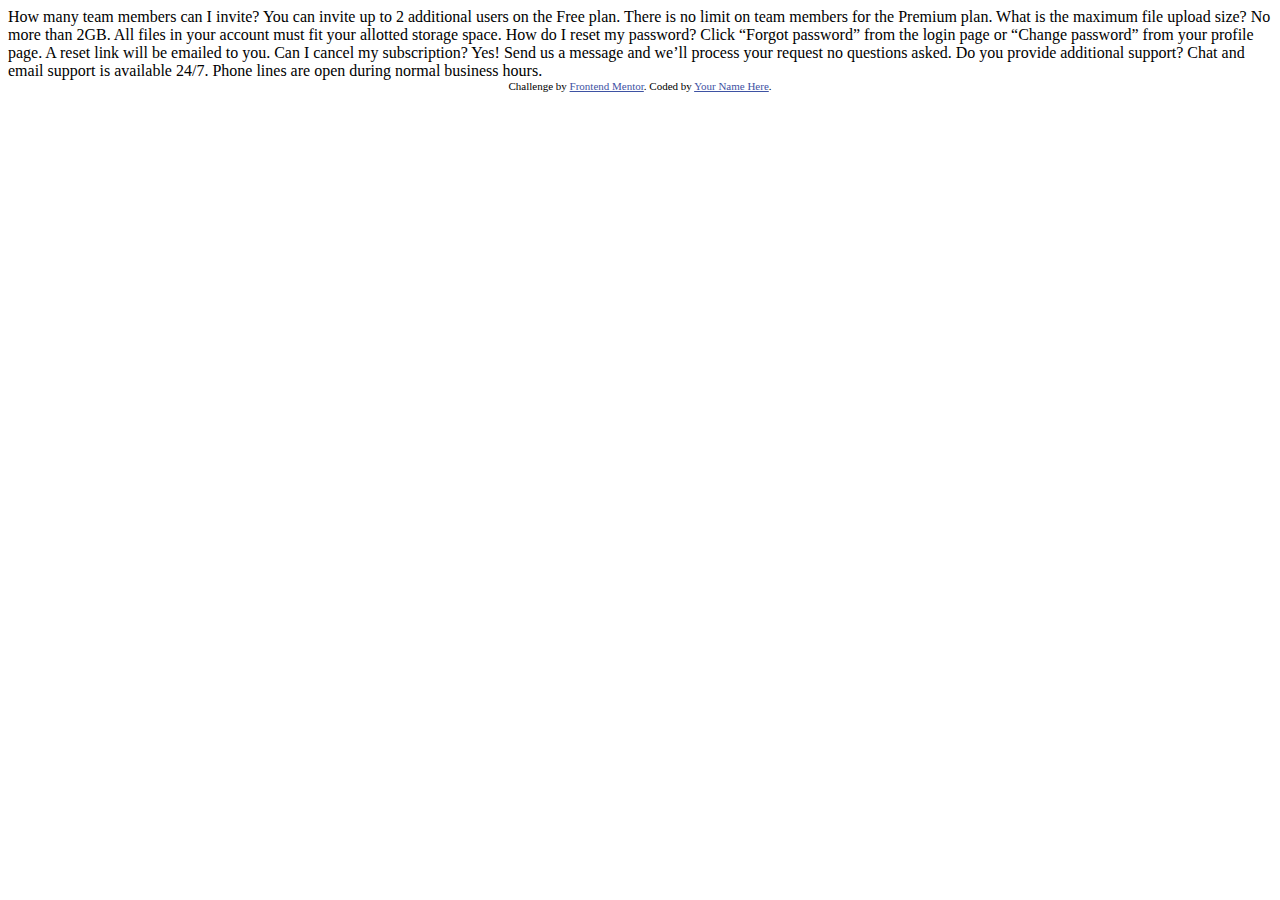
<file: faq-accordion-card-main/index.html>
<!DOCTYPE html>
<html lang="en">
<head>
  <meta charset="UTF-8">
  <meta name="viewport" content="width=device-width, initial-scale=1.0"> <!-- displays site properly based on user's device -->

  <link rel="icon" type="image/png" sizes="32x32" href="./images/favicon-32x32.png">
  
  <title>Frontend Mentor | FAQ Accordion Card</title>

  <!-- Feel free to remove these styles or customise in your own stylesheet 👍 -->
  <style>
    .attribution { font-size: 11px; text-align: center; }
    .attribution a { color: hsl(228, 45%, 44%); }
  </style>
</head>
<body>
  How many team members can I invite?
  You can invite up to 2 additional users on the Free plan. There is no limit on 
  team members for the Premium plan.

  What is the maximum file upload size?
  No more than 2GB. All files in your account must fit your allotted storage space.

  How do I reset my password?
  Click “Forgot password” from the login page or “Change password” from your profile page.
  A reset link will be emailed to you.

  Can I cancel my subscription?
  Yes! Send us a message and we’ll process your request no questions asked.

  Do you provide additional support?
  Chat and email support is available 24/7. Phone lines are open during normal business hours.

  <div class="attribution">
    Challenge by <a href="https://www.frontendmentor.io?ref=challenge" target="_blank">Frontend Mentor</a>. 
    Coded by <a href="#">Your Name Here</a>.
  </div>
</body>
</html>
</file>
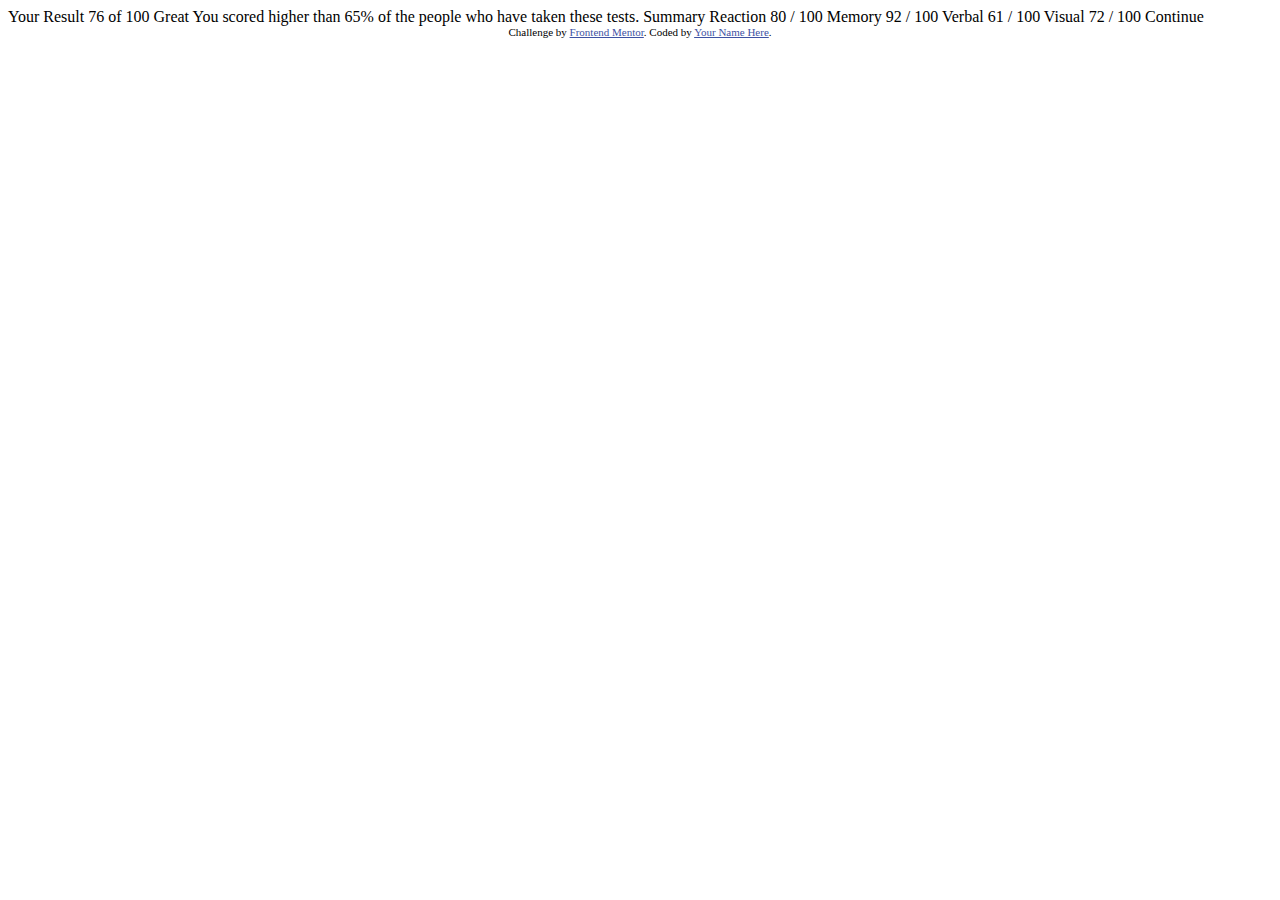
<file: results-summary-component-main/index.html>
<!DOCTYPE html>
<html lang="en">
<head>
  <meta charset="UTF-8">
  <meta name="viewport" content="width=device-width, initial-scale=1.0"> <!-- displays site properly based on user's device -->

  <link rel="icon" type="image/png" sizes="32x32" href="./assets/images/favicon-32x32.png">
  
  <title>Frontend Mentor | Results summary component</title>

  <!-- Feel free to remove these styles or customise in your own stylesheet 👍 -->
  <style>
    .attribution { font-size: 11px; text-align: center; }
    .attribution a { color: hsl(228, 45%, 44%); }
  </style>
</head>
<body>

  Your Result
  76
  of 100

  Great
  You scored higher than 65% of the people who have taken these tests.
  
  Summary

  Reaction
  80 / 100

  Memory
  92 / 100

  Verbal
  61 / 100

  Visual
  72 / 100

  Continue
  
  <div class="attribution">
    Challenge by <a href="https://www.frontendmentor.io?ref=challenge" target="_blank">Frontend Mentor</a>. 
    Coded by <a href="#">Your Name Here</a>.
  </div>
</body>
</html>
</file>
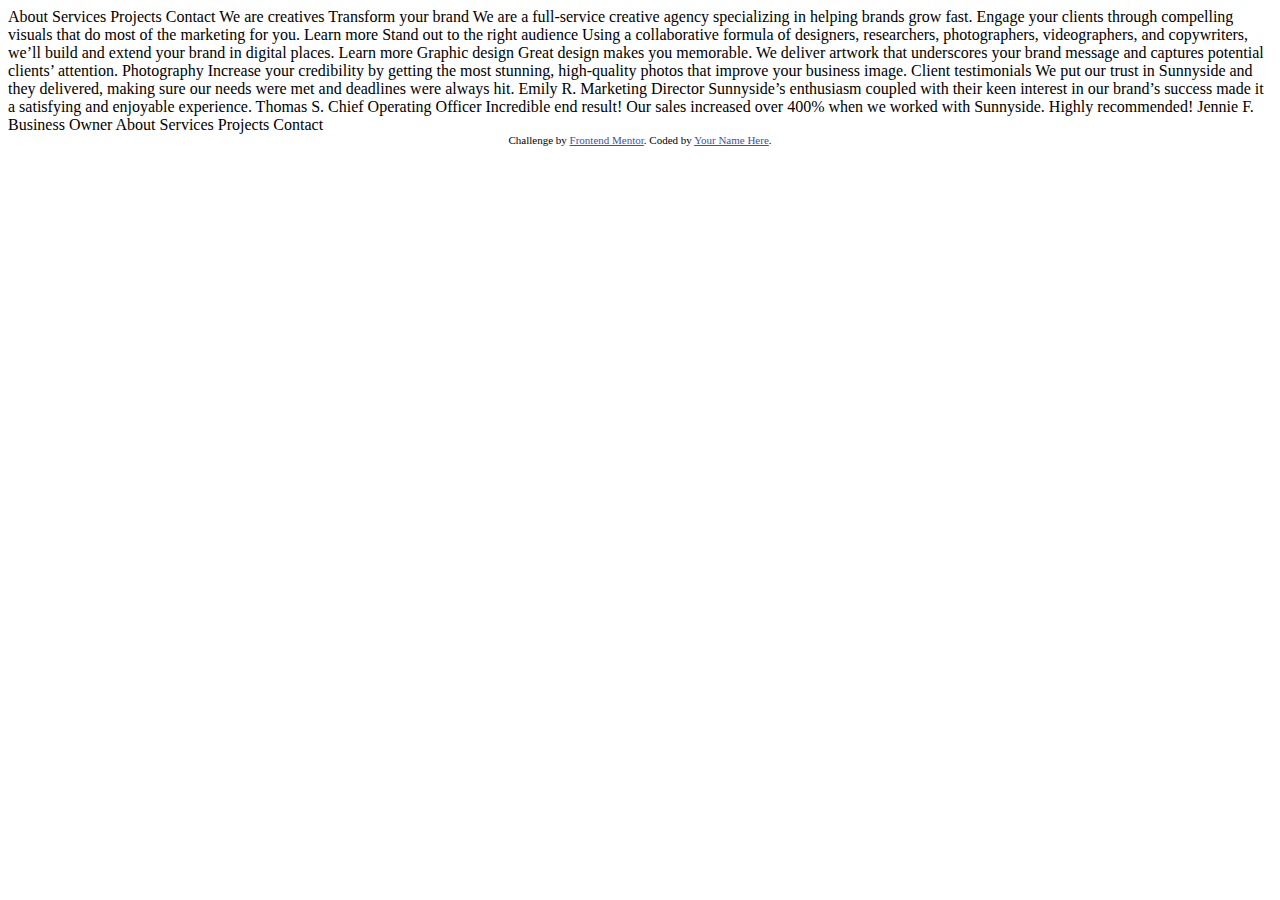
<file: sunnyside-agency-landing-page-main/index.html>
<!DOCTYPE html>
<html lang="en">
<head>
  <meta charset="UTF-8">
  <meta name="viewport" content="width=device-width, initial-scale=1.0"> <!-- displays site properly based on user's device -->

  <link rel="icon" type="image/png" sizes="32x32" href="./images/favicon-32x32.png">
  
  <title>Frontend Mentor | Sunnyside agency landing page</title>

  <!-- Feel free to remove these styles or customise in your own stylesheet 👍 -->
  <style>
    .attribution { font-size: 11px; text-align: center; }
    .attribution a { color: hsl(228, 45%, 44%); }
  </style>
</head>
<body>
  About
  Services
  Projects
  Contact

  We are creatives

  Transform your brand

  We are a full-service creative agency specializing in helping brands grow fast. 
  Engage your clients through compelling visuals that do most of the marketing for you.

  Learn more

  Stand out to the right audience

  Using a collaborative formula of designers, researchers, photographers, videographers, and copywriters, we’ll build and extend your brand in digital places. 

  Learn more

  Graphic design
  Great design makes you memorable. We deliver artwork that underscores your brand message and captures potential clients’ attention.

  Photography
  Increase your credibility by getting the most stunning, high-quality photos that improve your business image.

  Client testimonials

  We put our trust in Sunnyside and they delivered, making sure our needs were met and deadlines were always hit.
  Emily R.
  Marketing Director

  Sunnyside’s enthusiasm coupled with their keen interest in our brand’s success made it a satisfying and enjoyable experience.
  Thomas S.
  Chief Operating Officer

  Incredible end result! Our sales increased over 400% when we worked with Sunnyside. Highly recommended!
  Jennie F.
  Business Owner

  About
  Services
  Projects
  Contact

  <div class="attribution">
    Challenge by <a href="https://www.frontendmentor.io?ref=challenge" target="_blank">Frontend Mentor</a>. 
    Coded by <a href="#">Your Name Here</a>.
  </div>
</body>
</html>
</file>
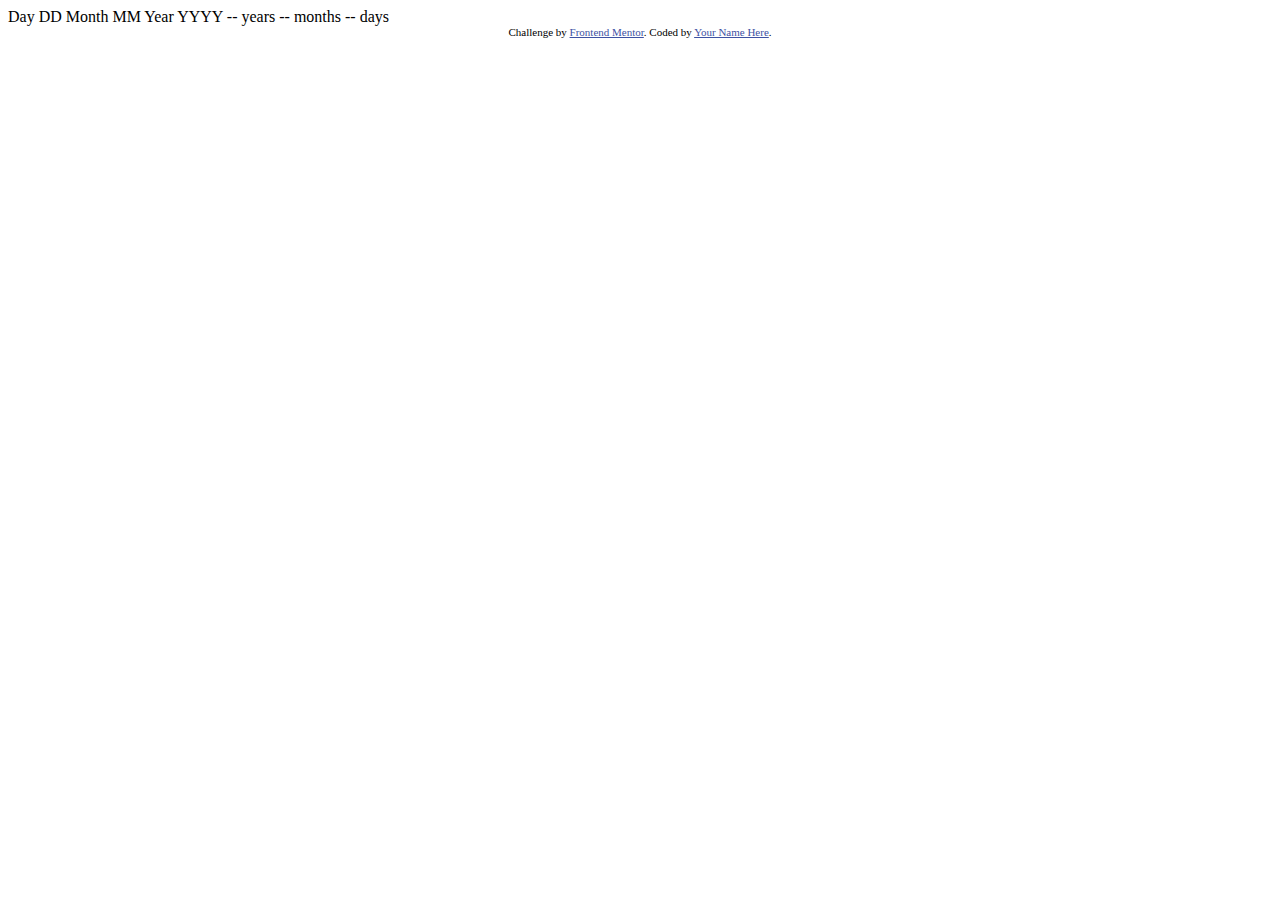
<file: Age-calculator-app/age-calculator-app-main/index.html>
<!DOCTYPE html>
<html lang="en">
<head>
  <meta charset="UTF-8">
  <meta name="viewport" content="width=device-width, initial-scale=1.0"> <!-- displays site properly based on user's device -->

  <link rel="icon" type="image/png" sizes="32x32" href="./assets/images/favicon-32x32.png">
  
  <title>Frontend Mentor | Age calculator app</title>

  <!-- Feel free to remove these styles or customise in your own stylesheet 👍 -->
  <style>
    .attribution { font-size: 11px; text-align: center; }
    .attribution a { color: hsl(228, 45%, 44%); }
  </style>
</head>
<body>

  Day
  DD

  Month
  MM

  Year
  YYYY

  -- years
  -- months
  -- days
  
  <div class="attribution">
    Challenge by <a href="https://www.frontendmentor.io?ref=challenge" target="_blank">Frontend Mentor</a>. 
    Coded by <a href="#">Your Name Here</a>.
  </div>
</body>
</html>
</file>
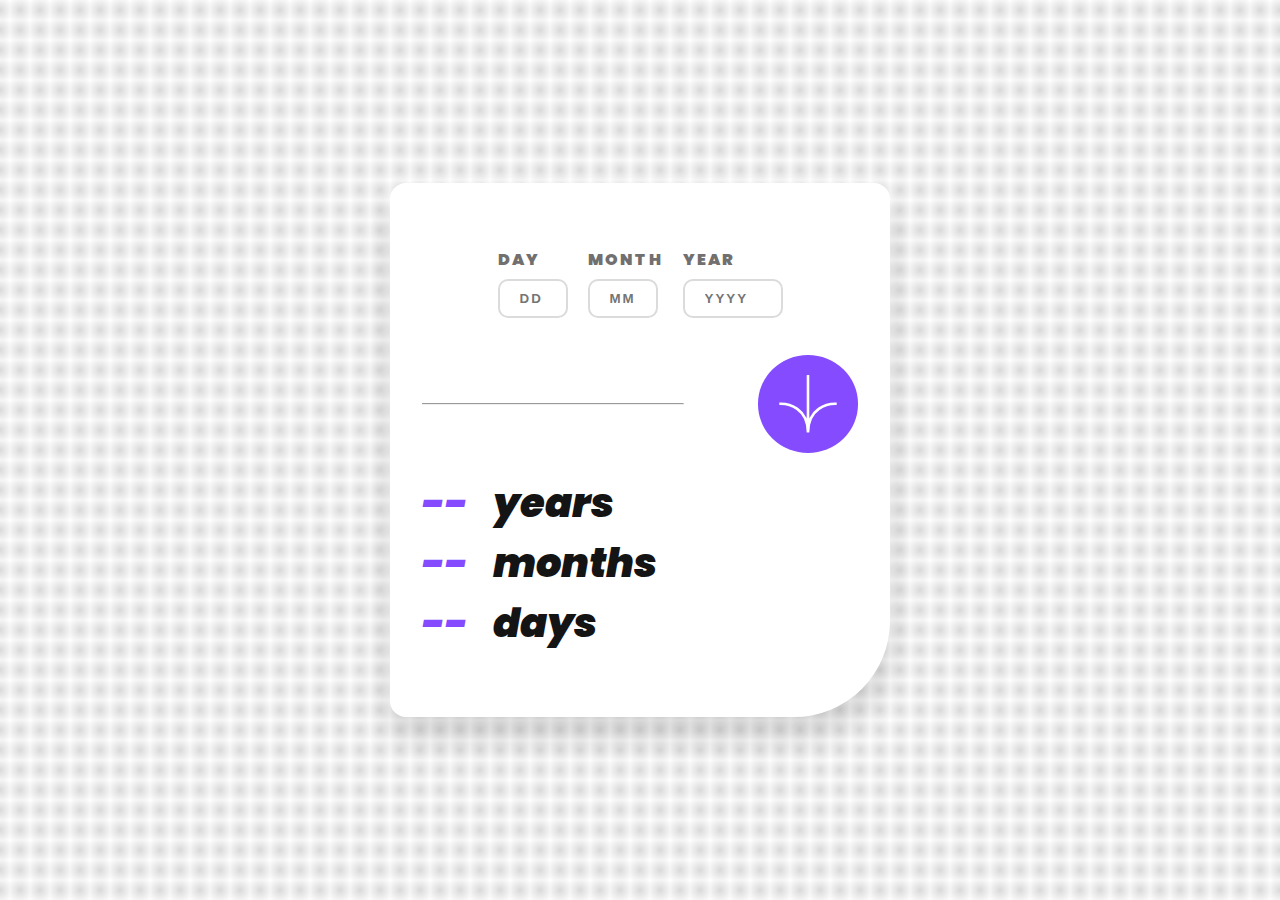
<file: Age-calculator-app/solution/index.html>
<!DOCTYPE html>
<html lang="en">

<head>
    <meta charset="UTF-8">
    <link rel="stylesheet" href="style.css">
    <link rel="icon" href="assets/images/favicon-32x32.png" type="image/x-icon" />
    <meta name="viewport" content="width=device-width, initial-scale=1.0">
    <title>Age calculator app</title>
</head>

<body class="body">
    <main>
        <div class="input-group">
            <div class="input">
                <label for="day">DAY</label>
                <input type="int" name="day" id="day" required placeholder="DD">
                <div class="error" id="day-err"></div>
            </div>
            <div class="input">
                <label for="month">MONTH</label>
                <input type="int" name="month" id="month" required placeholder="MM">
                <div class="error" id="month-err"></div>
            </div>
            <div class="input">
                <label for="year">YEAR</label>
                <input type="int" name="year" id="year" required placeholder="YYYY">
                <div class="error" id="year-err"></div>
            </div>
        </div>
        <div class="error" id="err"></div>
        <div class="icon">
            <svg xmlns="http://www.w3.org/2000/svg" width="46" height="44" viewBox="0 0 46 44" onclick="result()">
                <g fill="none" stroke="#FFF" stroke-width="2">
                    <path d="M1 22.019C8.333 21.686 23 25.616 23 44M23 44V0M45 22.019C37.667 21.686 23 25.616 23 44" />
                </g>
            </svg>
            <hr>
        </div>
        <div class="result-outer-group">
            <div class="result-inner-group">
                <div class="year-result" id="year-result">--</div>
                <p>years</p>
            </div>
            <div class="result-inner-group">
                <div id="month-result" class="month-result">--</div>
                <p>months</p>
            </div>
            <div class="result-inner-group">
                <div id="day-result" class="day-result">--</div>
                <p>days</p>
            </div>
        </div>
    </main>
    <script src="main.js"></script>
</body>

</html>
</file>
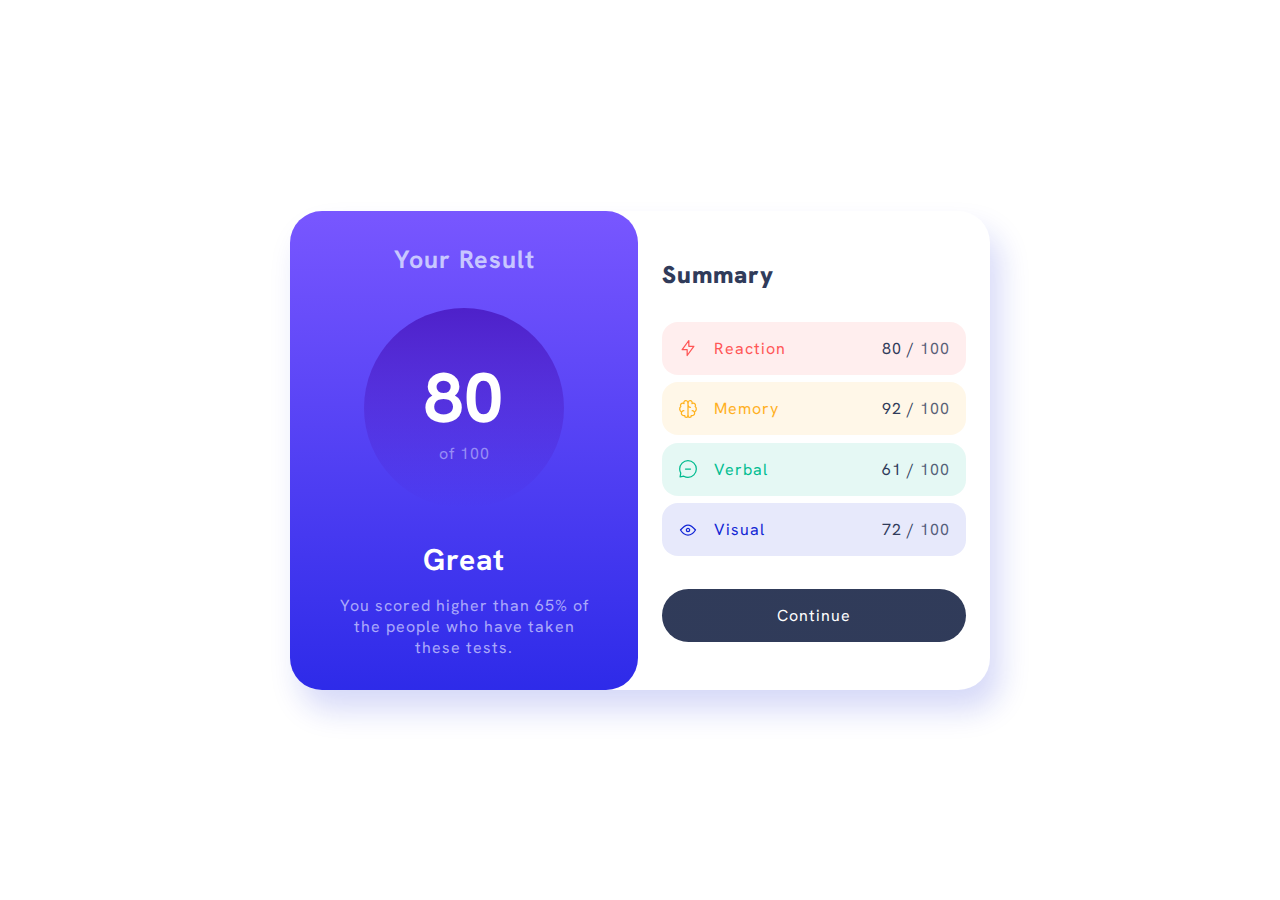
<file: results-summary-component-main/solution/index.html>
<!DOCTYPE html>
<html lang="en">

<head>
    <meta charset="UTF-8">
    <meta name="viewport" content="width=device-width, initial-scale=1.0">
    <link rel="stylesheet" href="style.css">
    <link rel="icon" type="image/png" sizes="32x32" href="./assets/images/favicon-32x32.png">

    <title>Frontend Mentor | Results summary component</title>

</head>

<body>

    <div class="container">
        <div class="first-card">
            <h1>
                Your Result
            </h1>
            <div class="state">
                <h3 id="resultScore">
                    76
                </h3>
                <p>
                    of 100
                </p>
            </div>

            <h2>
                Great
            </h2>
            <p>
                You scored higher than 65% of the people who have taken these tests.
            </p>
        </div>
        <div class="second-card">
            <h2>
                Summary
            </h2>

            <div class="data" id="summaryData">
            </div>

            <button>
                Continue
            </button>
        </div>
    </div>

    <script>
        // Fetch data from the JSON file
        fetch('./data.json')
            .then(response => response.json())
            .then(data => {
                // Update the result score
                document.getElementById('resultScore').innerText = data[0].score;

                // Update the summary data
                const summaryDataContainer = document.getElementById('summaryData');
                data.forEach(item => {
                    const subData = document.createElement('div');
                    subData.className = 'sub-data';

                    const tag = document.createElement('div');
                    tag.className = 'tag';
                    const tagIcon = document.createElement('img');
                    tagIcon.src = item.icon;
                    tagIcon.alt = item.category;
                    tag.appendChild(tagIcon);
                    tag.innerHTML += item.category;
                    subData.appendChild(tag);

                    const amount = document.createElement('div');
                    amount.className = 'amount';
                    amount.innerHTML = `${item.score} / <span> 100 </span>`;
                    subData.appendChild(amount);

                    summaryDataContainer.appendChild(subData);
                });
            })
            .catch(error => console.error('Error fetching data:', error));
    </script>

</body>

</html>
</file>
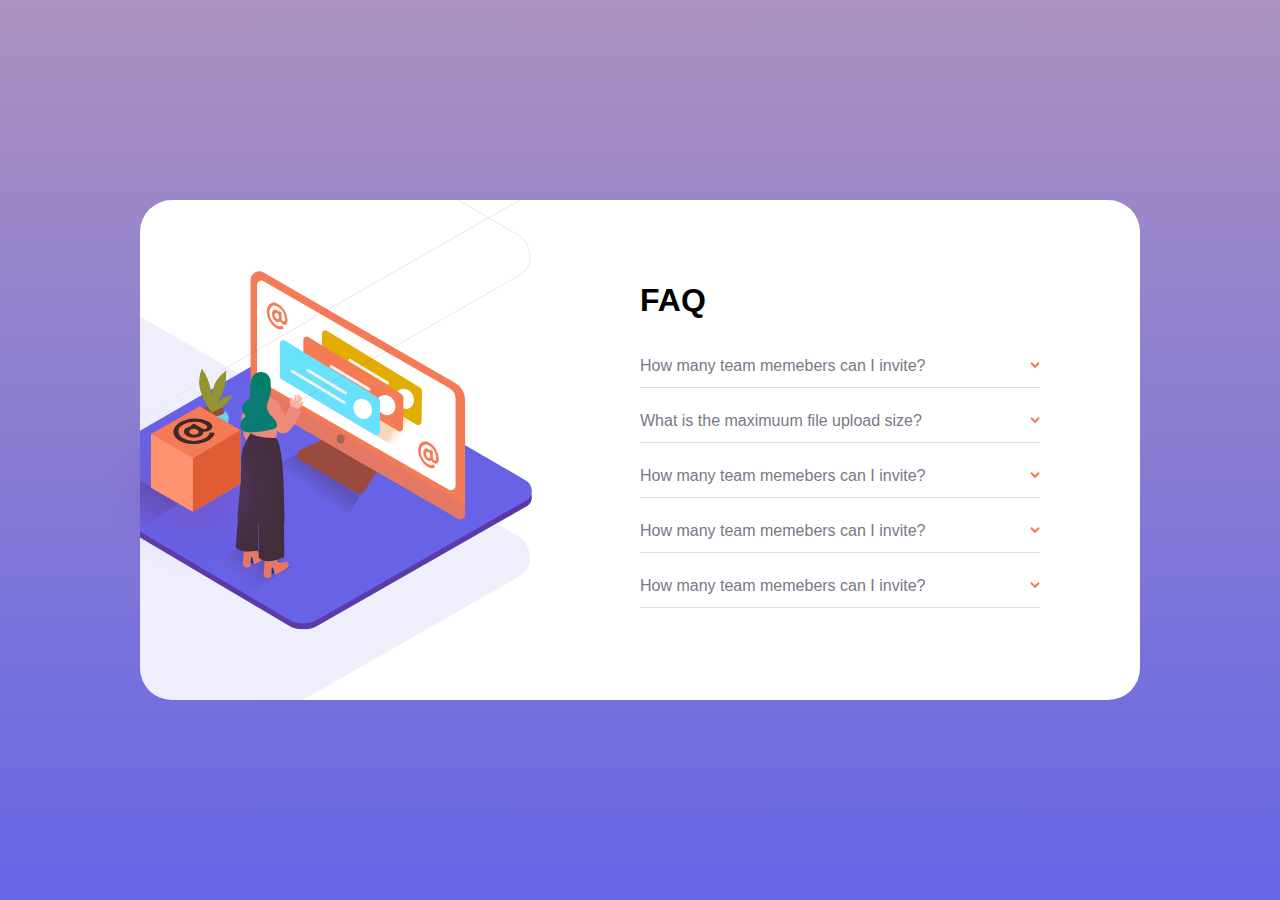
<file: faq-accordion-card-main/solution/inedx.html>
<!DOCTYPE html>
<html lang="en">

<head>
    <meta charset="UTF-8">
    <meta http-equiv="X-UA-Compatible" content="IE=edge">
    <meta name="viewport" content="width=device-width, initial-scale=1.0">
    <title>Document</title>
    <link rel="stylesheet" href="./style.css">
</head>

<body>
    
    <div class="div">
        <img class="box" src="./images/illustration-box-desktop.svg" alt="">

        <div class="card">
            <div class="img">
                <img class="woman" src="./images/illustration-woman-online-desktop.svg" alt="">
                <img class="bg" src="./images/bg-pattern-desktop.svg" alt="">
            </div>
            <div class="content">
                <h1>FAQ</h1>
                <span id="add1" onclick="row1()"><div  class="p1">How many team memebers can I invite? <img  id="row1"   src="./images/icon-arrow-down.svg" alt=""></div>
                
                </span>
                <span id="add2" onclick="row2()" >
                    <div class="p1">What is the maximuum file upload size? <img id="row2" src="./images/icon-arrow-down.svg"
                            alt=""></div>
                            <div class="p2">No more than 2GB. All files in you account must fit your <br>allotted storage space.</div>
                </span>
                <span id="add3" onclick="row3()"><div class="p1">How many team memebers can I invite? <img id="row3"  src="./images/icon-arrow-down.svg" alt=""></div></span>
                <span id="add4" onclick="row4()"><div class="p1">How many team memebers can I invite? <img  id="row4" src="./images/icon-arrow-down.svg" alt=""></div></span>
                <span id="add5" onclick="row5()"><div class="p1">How many team memebers can I invite? <img  id="row5" src="./images/icon-arrow-down.svg" alt=""></div></span>
                

            </div>
        </div>
    </div>
    <script>
        function row1(){
      document.getElementById("row1").classList.toggle("active");
      document.getElementById("add1").classList.toggle("add");
        }
        
        function row2(){
      document.getElementById("row2").classList.toggle("active");
      document.getElementById("add2").classList.toggle("add");
        }
        
        function row3(){
      document.getElementById("row3").classList.toggle("active");
      document.getElementById("add3").classList.toggle("add");
        }
        
        function row4(){
      document.getElementById("row4").classList.toggle("active");
      document.getElementById("add4").classList.toggle("add");
        }
        
        function row5(){
      document.getElementById("row5").classList.toggle("active");
      document.getElementById("add5").classList.toggle("add");
        }
        
    </script>
</body>

</html>
</file>
<file: Age-calculator-app/solution/style.css>
@import url('https://fonts.googleapis.com/css2?family=Poppins');

* {
    margin: 0;
    padding: 0;
    box-sizing: border-box;
}

:root {
    --mobile: 375px;
    --desktop: 1440px;
    --Purple: hsl(259, 100%, 65%);
    --Light-red: hsl(0, 100%, 67%);
    --White: hsl(0, 0%, 100%);
    --Off-white: hsl(0, 0%, 94%);
    --Light-grey: hsl(0, 0%, 86%);
    --Smokey-grey: hsl(0, 1%, 44%);
    --Off-black: hsl(0, 0%, 8%);
    --Font-size-inputs: 32px;
    --font-family: Poppins;
    --Weights-1: 400;
    --Weights-2: 700;
    --Weights-3: 800;
}

body {
    width: 100%;
    height: 100vh;
    overflow: hidden;
    display: flex;
    align-items: center;
    justify-content: center;
    background-color: var(--Off-white);
    background-image: radial-gradient(rgba(0, 0, 0, 0.096),
            white);
    background-size: 20px 20px;
    background-position: center center;
    font-family: 'Poppins', sans-serif;
    animation: anime 10s alternate-reverse;
}

@keyframes anime {
    from {
        background-position: 0% 100%;
    }
}

main {
    display: flex;
    align-items: center;
    justify-content: center;
    flex-direction: column;
    gap: 20px;
    background-color: var(--White);
    padding: 4rem 2rem;
    border-radius: 1rem 1rem 6rem 1rem;
    box-shadow: 0px 20px 30px rgba(0, 0, 0, 0.13);
}

main .input-group {
    display: flex;
    gap: 20px;
}

main .input-group label {
    color: var(--Smokey-grey);
    font-weight: 900;
    letter-spacing: 2px;
}

main .input-group .input {
    display: flex;
    flex-direction: column;
    gap: 7px;
}

main .input-group #month,
main .input-group #day {
    max-width: 70px
}

main .input-group #year {
    max-width: 100px
}

main .input-group input {
    color: var(--Off-black);
    letter-spacing: 2px;
    font-weight: 900;
    padding: 10px 20px;
    border: 2px solid var(--Light-grey);
    border-radius: 10px;
    outline: unset;
    box-shadow: unset;
}

main .input-group input:focus {
    border: 2px solid var(--Purple);
}

main .input-group .error,
main .error {
    color: var(--Light-red);
    font-size: 12px;
    margin-top: -5px;
    font-weight: 800;
}

.icon {
    position: relative;
    display: flex;
    align-items: center;
    justify-content: flex-end;
    overflow: hidden;
    width: 100%;
}

.icon hr {
    position: absolute;
    top: 50%;
    left: 10%;
    transform: translate(-50%, -50%);
    min-width: 100%;
    height: 1px;
    background-color: var(--Purple);
    z-index: 1;
}

.icon svg {
    width: 100px;
    height: auto;
    background-color: var(--Purple);
    padding: 20px;
    z-index: 2;
    border-radius: 50%;
    cursor: pointer;
    transition: background 1s cubic-bezier(0.075, 0.82, 0.165, 1);
}

.icon svg:hover {
    background-color: var(--Off-black);
}

.result-outer-group {
    width: 100%;
}

.result-outer-group .result-inner-group {
    font-size: 40px;
    display: flex;
    gap: 25px;
    font-style: italic;
    font-weight: 900;
    color: var(--Purple);
}

.result-outer-group .result-inner-group p {
    color: var(--Off-black)
}

@media screen and (min-width: 700px) {
    main {
        min-width: 500px;
    }
}
</file>
<file: results-summary-component-main/solution/style.css>
@import url('https://fonts.googleapis.com/css2?family=Hanken+Grotesk:wght@800&display=swap');

:root {

    --font-family: "Hanken";

    --Mobile: 375px;
    --Desktop: 1440px;


    /* ### Primary */

    --Light-red: hsl(0, 100%, 67%);
    --Orangey-yellow: hsl(39, 100%, 56%);
    --Green-teal: hsl(166, 100%, 37%);
    --Cobalt-blue: hsl(234, 85%, 45%);

    --Light-red-bg: hsla(0, 100%, 67%, 0.1);
    --Orangey-yellow-bg: hsla(39, 100%, 56%, 0.1);
    --Green-teal-bg: hsla(166, 100%, 37%, 0.1);
    --Cobalt-blue-bg: hsla(234, 85%, 45%, 0.1);

    /* ## Gradients */

    --Light-slate-blue-background: hsl(252, 100%, 67%);
    --Light-royal-blue-background: hsl(241, 81%, 54%);

    --Violet-blue-circle: hsla(256, 72%, 46%, 1);
    --Persian-blue-circle: hsla(241, 72%, 46%, 0);



    /* ### Neutral */

    --White: hsl(0, 0%, 100%);
    --Pale-blue: hsl(221, 100%, 96%);
    --Light-lavender: hsl(241, 100%, 89%);
    --Dark-gray-blue: hsl(224, 30%, 27%);
}


* {
    margin: 0;
    padding: 0;
    box-sizing: border-box;
    /* outline: 1px solid red; */
}

body {
    background-color: var(--White);
    display: flex;
    align-items: center;
    justify-content: center;
    height: 100vh;
    font-family: 'Hanken Grotesk', sans-serif;
    letter-spacing: 1px;
}

.container {
    display: flex;
    border-radius: 2rem;
    box-shadow: 10px 20px 30px hsla(234, 85%, 45%, 0.171);
    width: 700px;
}

.container .first-card {
    background: linear-gradient(to bottom, var(--Light-slate-blue-background), var(--Light-royal-blue-background));
    display: flex;
    align-items: center;
    justify-content: center;
    flex-direction: column;
    gap: 1rem;
    padding: 2rem 1.5rem;
    border-radius: 2rem;
    text-align: center;
}

.container .first-card h1 {
    font-size: 25px;
    color: var(--Light-lavender);
}

.container .first-card .state {
    background: linear-gradient(to bottom, var(--Violet-blue-circle), var(--Persian-blue-circle));
    width: 200px;
    height: 200px;
    display: flex;
    align-items: center;
    justify-content: center;
    flex-direction: column;
    border-radius: 50%;
    margin: 1rem 0;
}

.container .first-card .state h3 {
    color: var(--White);
    font-size: 70px;
}

.container .first-card .state p {
    color: var(--Light-lavender);
    opacity: .6;
}

.container .first-card h2 {
    color: var(--White);
    font-size: 30px;
}

.container .first-card p {
    color: var(--Light-lavender);
    font-size: 16px;
    opacity: .8;
    padding-inline: 1rem;
    width: 300px;
}



.container .second-card {
    display: flex;
    align-items: start;
    justify-content: space-between;
    flex-direction: column;
    padding: 3rem 1.5rem;
    width: 100%;
}

.container .second-card h2 {
    text-align: left;
    color: var(--Dark-gray-blue);
    font-weight: 900;
}

.container .second-card .data {
    width: 100%;
    height: 100%;
    margin-top: 2rem;
    margin-bottom: 2rem;
    display: flex;
    align-items: start;
    justify-content: space-between;
    flex-direction: column;

}

.container .second-card .data .sub-data {
    width: 100%;
    display: flex;
    align-items: start;
    justify-content: space-between;
    border-radius: 1rem;
    padding: 1rem;
}

.container .second-card .data .sub-data .tag {
    display: flex;
    align-items: center;
    justify-content: center;
    gap: 1rem;
}

.container .second-card .data .sub-data:nth-child(1) {
    background-color: var(--Light-red-bg);
}

.container .second-card .data .sub-data:nth-child(2) {
    background-color: var(--Orangey-yellow-bg);
}

.container .second-card .data .sub-data:nth-child(3) {
    background-color: var(--Green-teal-bg);
}

.container .second-card .data .sub-data:nth-child(4) {
    background-color: var(--Cobalt-blue-bg);
}


.container .second-card .data .sub-data:nth-child(1) .tag {
    color: var(--Light-red);
}

.container .second-card .data .sub-data:nth-child(2) .tag {
    color: var(--Orangey-yellow);
}

.container .second-card .data .sub-data:nth-child(3) .tag {
    color: var(--Green-teal);
}

.container .second-card .data .sub-data:nth-child(4) .tag {
    color: var(--Cobalt-blue);
}

.container .second-card .data .sub-data .amount {
    color: var(--Dark-gray-blue);
}

.container .second-card .data .sub-data .amount span {
    opacity: .8;
}


.container button {
    all: unset;
    background: linear-gradient(to bottom, var(--Dark-gray-blue), var(--Dark-gray-blue));
    width: 100%;
    border-radius: 5rem;
    padding: 1rem 0;
    text-align: center;
    color: var(--White);
    cursor: pointer;
    transition: background .1s ease-in;
}

.container button:hover {
    background: linear-gradient(to bottom, var(--Light-slate-blue-background), var(--Light-royal-blue-background));
}


@media only screen and (max-width: 375px) {
    .container {
        display: flex;
        flex-direction: column;
        box-shadow: unset;
        width: 100%;
        height: 100%;
    }

    .container .first-card {
        border-radius: 0 0 2rem 2rem;
    }

    .container .first-card .state {
        width: 120px;
        height: 120px;
        margin: 0;
    }

    .container .first-card .state h3 {
        color: var(--White);
        font-size: 45px;
    }

    .container .first-card p {
        font-size: 12px;
    }

    .container .first-card h2 {
        color: var(--White);
        font-size: 25px;
    }

    .container .second-card {
        padding: 1.5rem;
    }

    .container .second-card h2 {
        font-size: 20px;
    }
}
</file>
<file: faq-accordion-card-main/solution/style.css>
@import url(https://fonts.google.com/specimen/Kumbh+Sans);
* {
    padding: 0%;
    margin: 0%;
    box-sizing: border-box;
}
body {
background-color: linear-gradient(0deg, rgba(101,101,231,1) 0%, rgba(171,146,191,1) 100%);


}
.div {
    width: 100%;
    height: 100vh;
    background: rgb(101,101,231);
    background: linear-gradient(0deg, rgba(101,101,231,1) 0%, rgba(171,146,191,1) 100%);
    overflow: hidden;
    display: flex;
    align-items: center;
    transition: all .7s ease-in;
    justify-content: center;
}
.card {
    width: 1000px;
    height: 500px;
    display: grid;
    grid-template-columns: 50% 50%;
    background: white;
    border-radius: 2rem;
    overflow: hidden;
    transition: all .7s ease-in;
}

.img {
    position: relative;
    width: 100%;
    height: 100%;
}
.img img {
    position: absolute 
}
.content {
    display: flex;
    align-items: flex-start;
    justify-content: center;
    flex-direction: column;
    transition: all .7s ease-in;
}
span{
    width: 80%;
    flex-direction: row;
    align-items: center;
    border-bottom:1px  solid rgba(211, 211, 211, 0.733) ;
    border-radius: 1px;
    margin-bottom: 10px;
    height: 5vh;
    font-weight: 400;
    color: hsl(240, 6%, 50%);
    font-family:  'Kumbh' , sans-serif;
    overflow: hidden;
    transition: all .7s ease-in;
    line-height: 5vh;
}
span img {
    transition:.5s all ease-out;
}
.p1 {
    display: flex;
    align-items: center;
    justify-content: space-between;
}
.active {
    transform: rotate(180deg);
    transform-origin: center;
    transition: .5s all ease-out;
}
.add{
    height: fit-content;      
    border-bottom:1px  solid rgba(8, 8, 8, 0.733) ;
    transition: .5s all ease-rgba(94, 92, 92, 0.733)
}
.add .p1{
    color :black;
}
h1{
    font-weight: 700;
    font-family:  'Kumbh' , sans-serif;
    margin-bottom: 1.5rem;
}
.woman {
   position: absolute;
   top: 50%;
   transform: translateY(-50%);
   left: -80px;
}
.box{
    position: absolute;
    top: 50%;
    transform: translateY(-25%);
    left:100px;
    transition: all .7s ease-in;
    z-index: 100;
 }
 .bg {
    position: absolute;
    top: 50%;
    transform: translateY(-60%);
    left: -115%;
 }
 .p2{
     color: rgba(0, 0, 0, 0.452); 
 }
</file>
